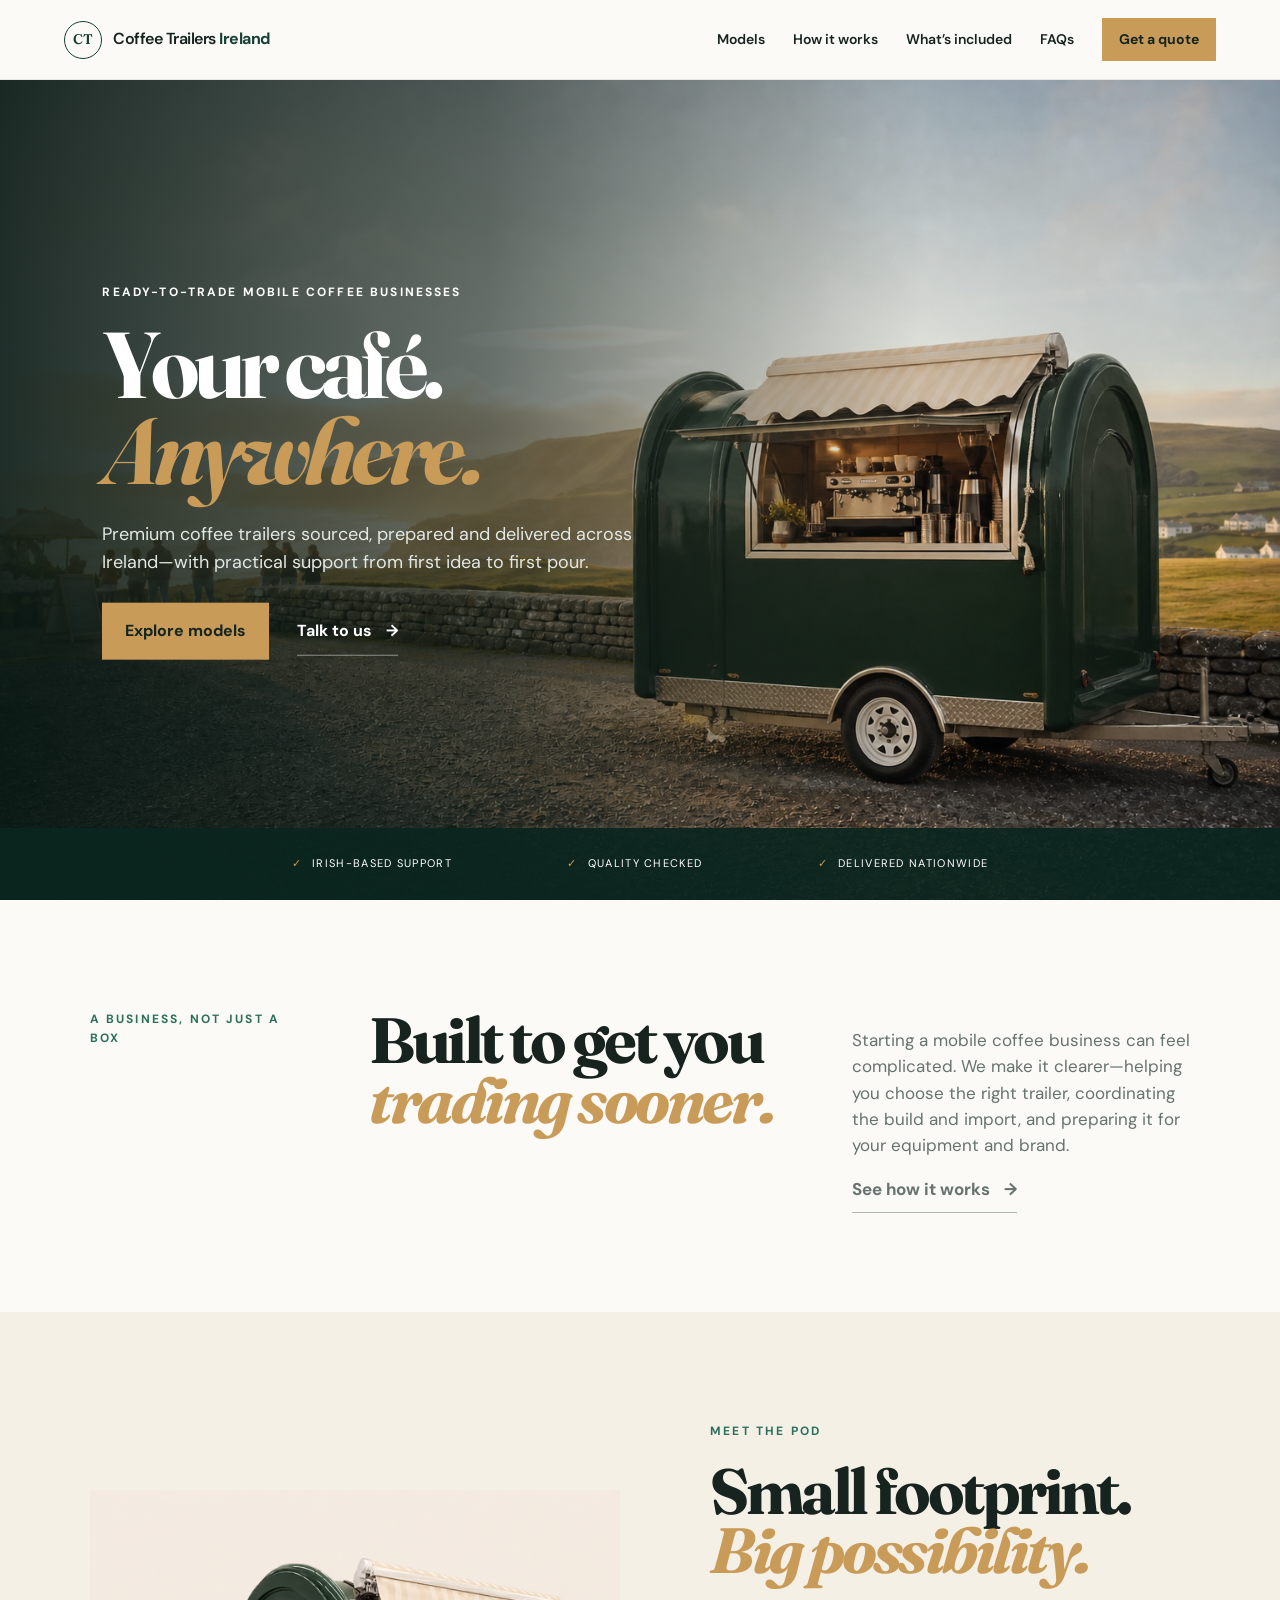
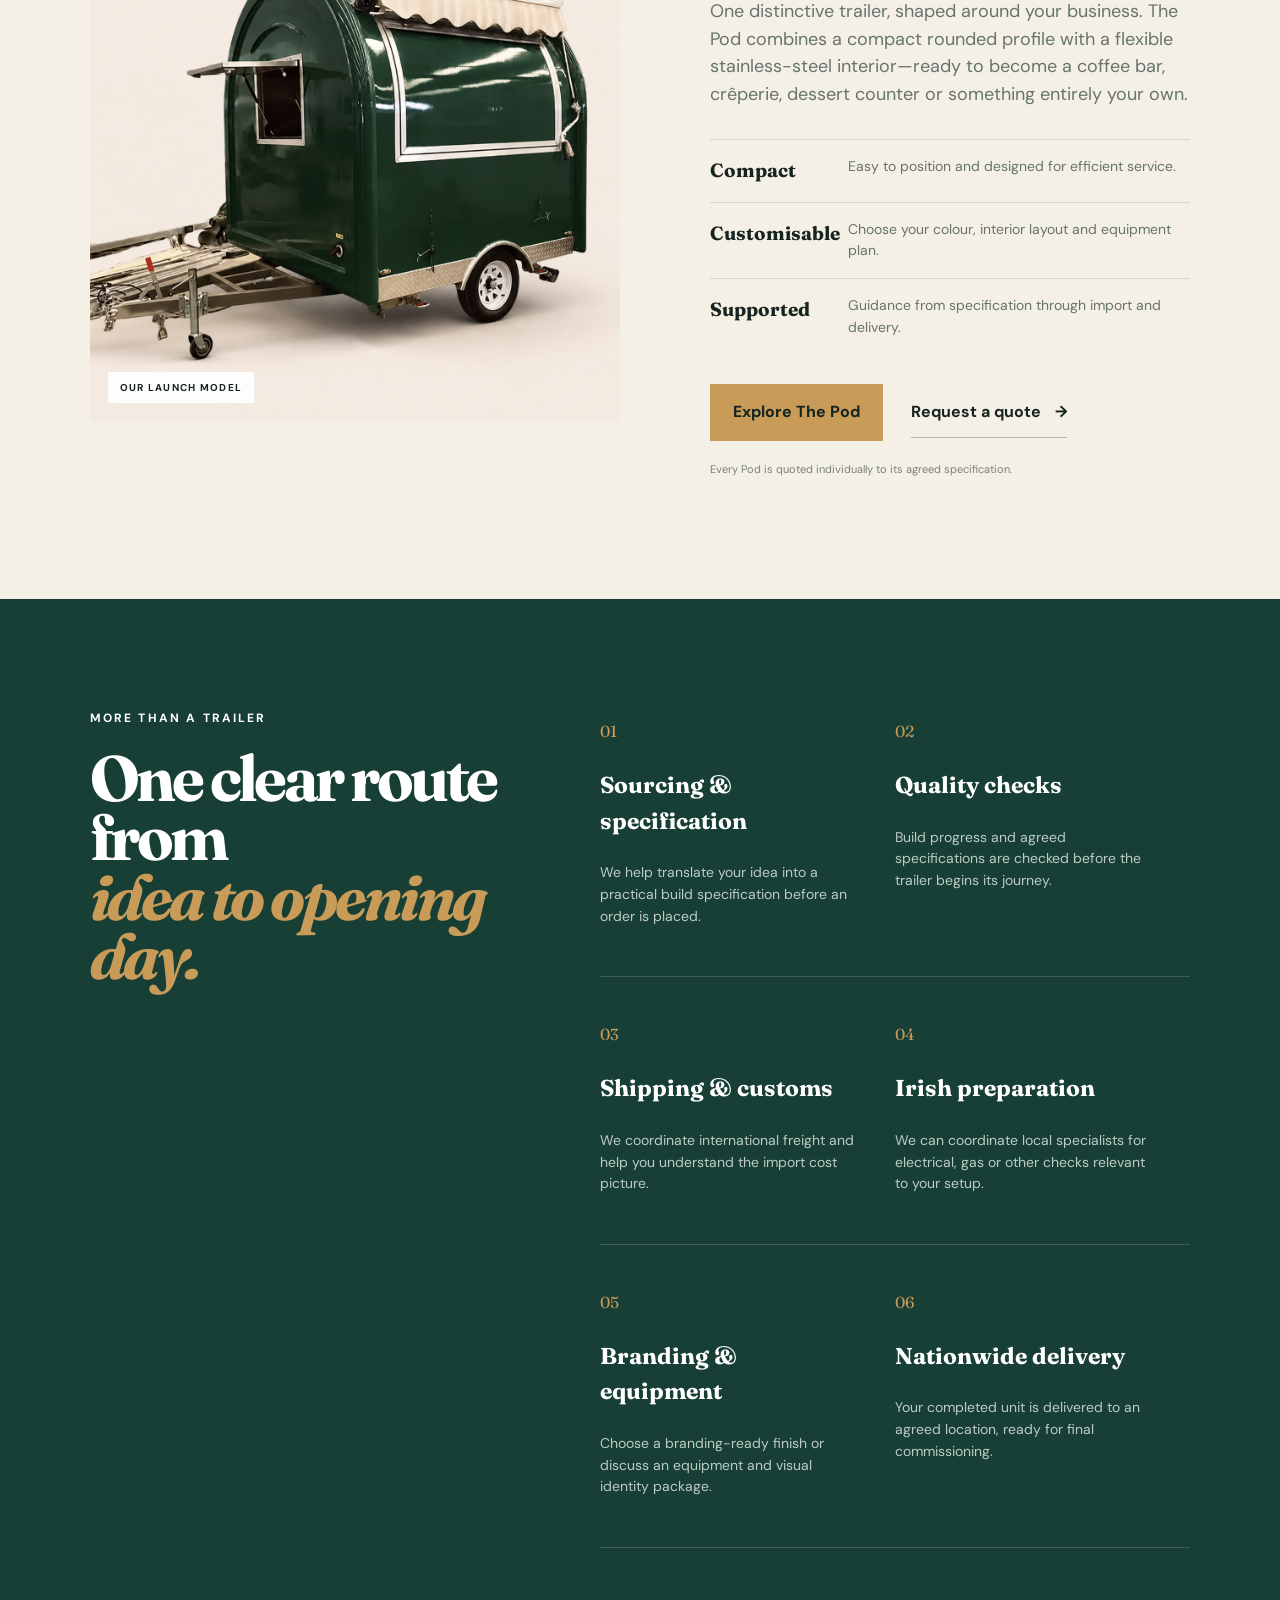
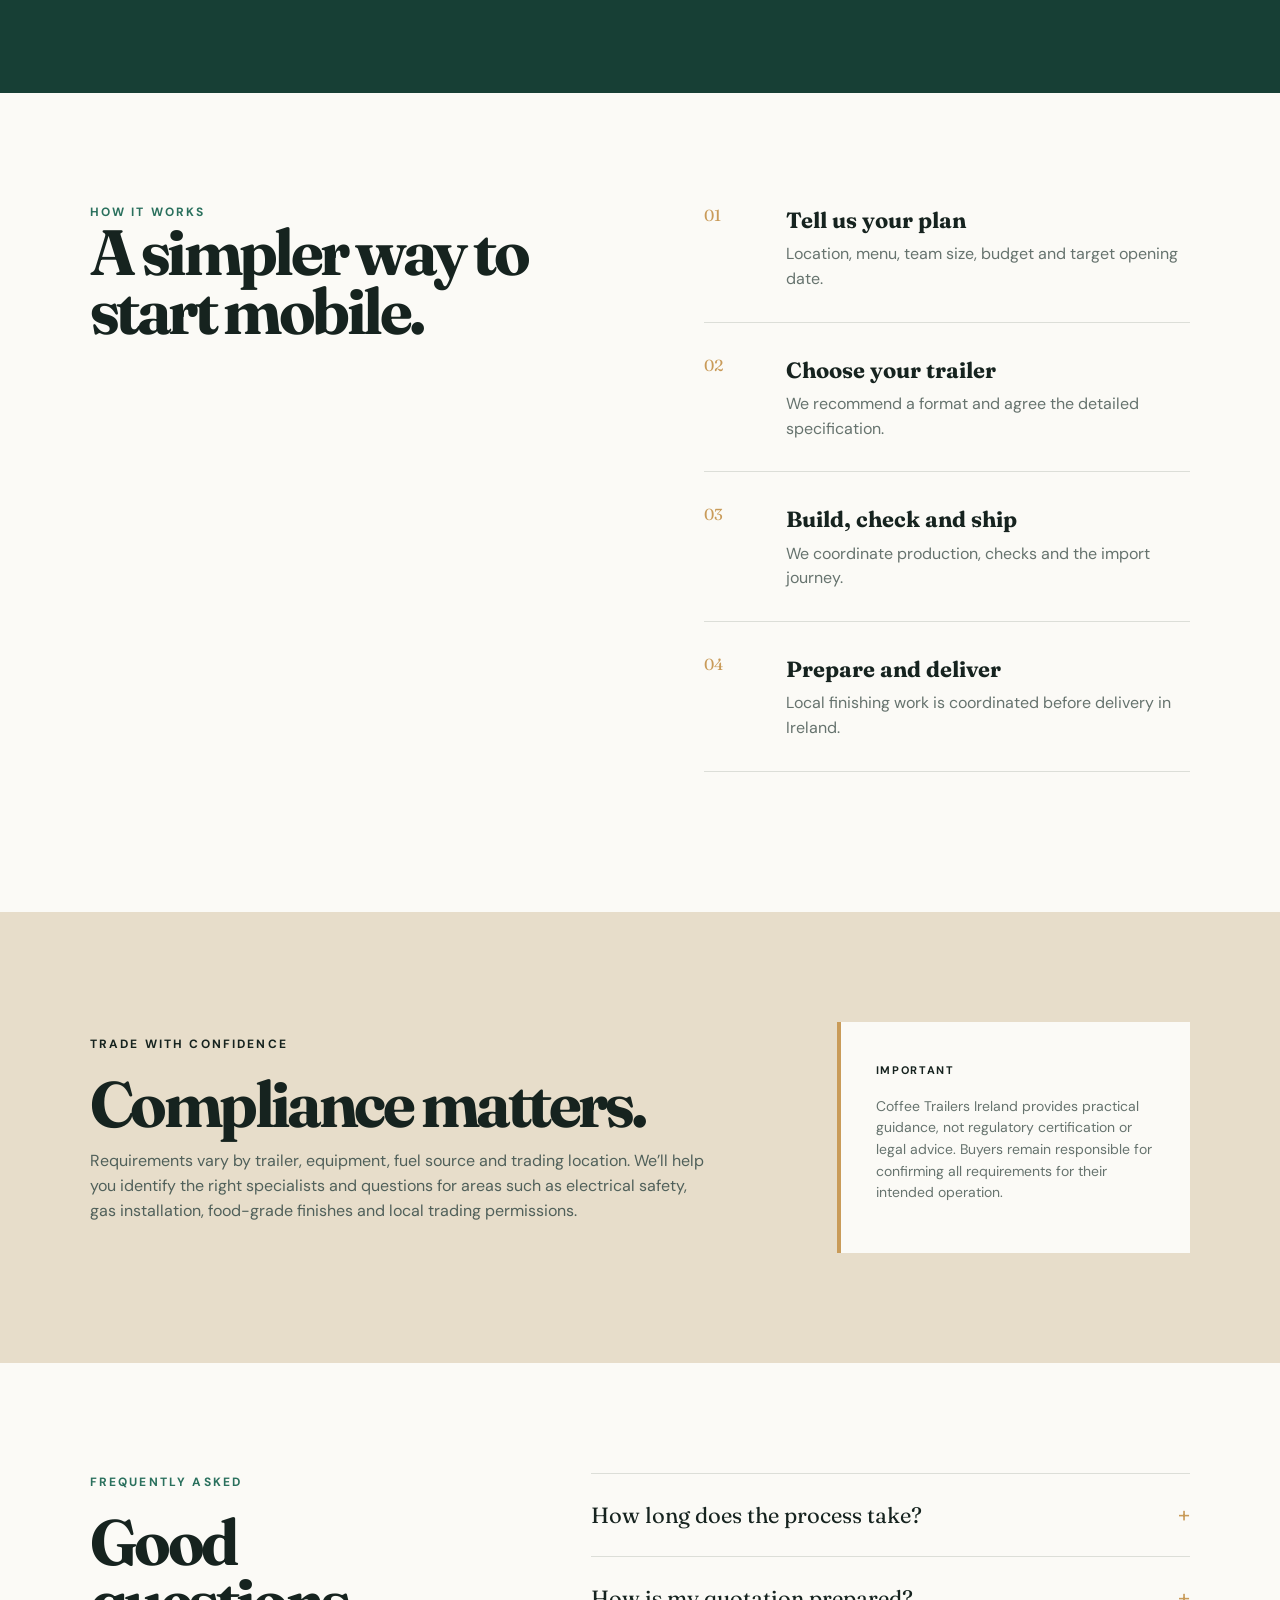
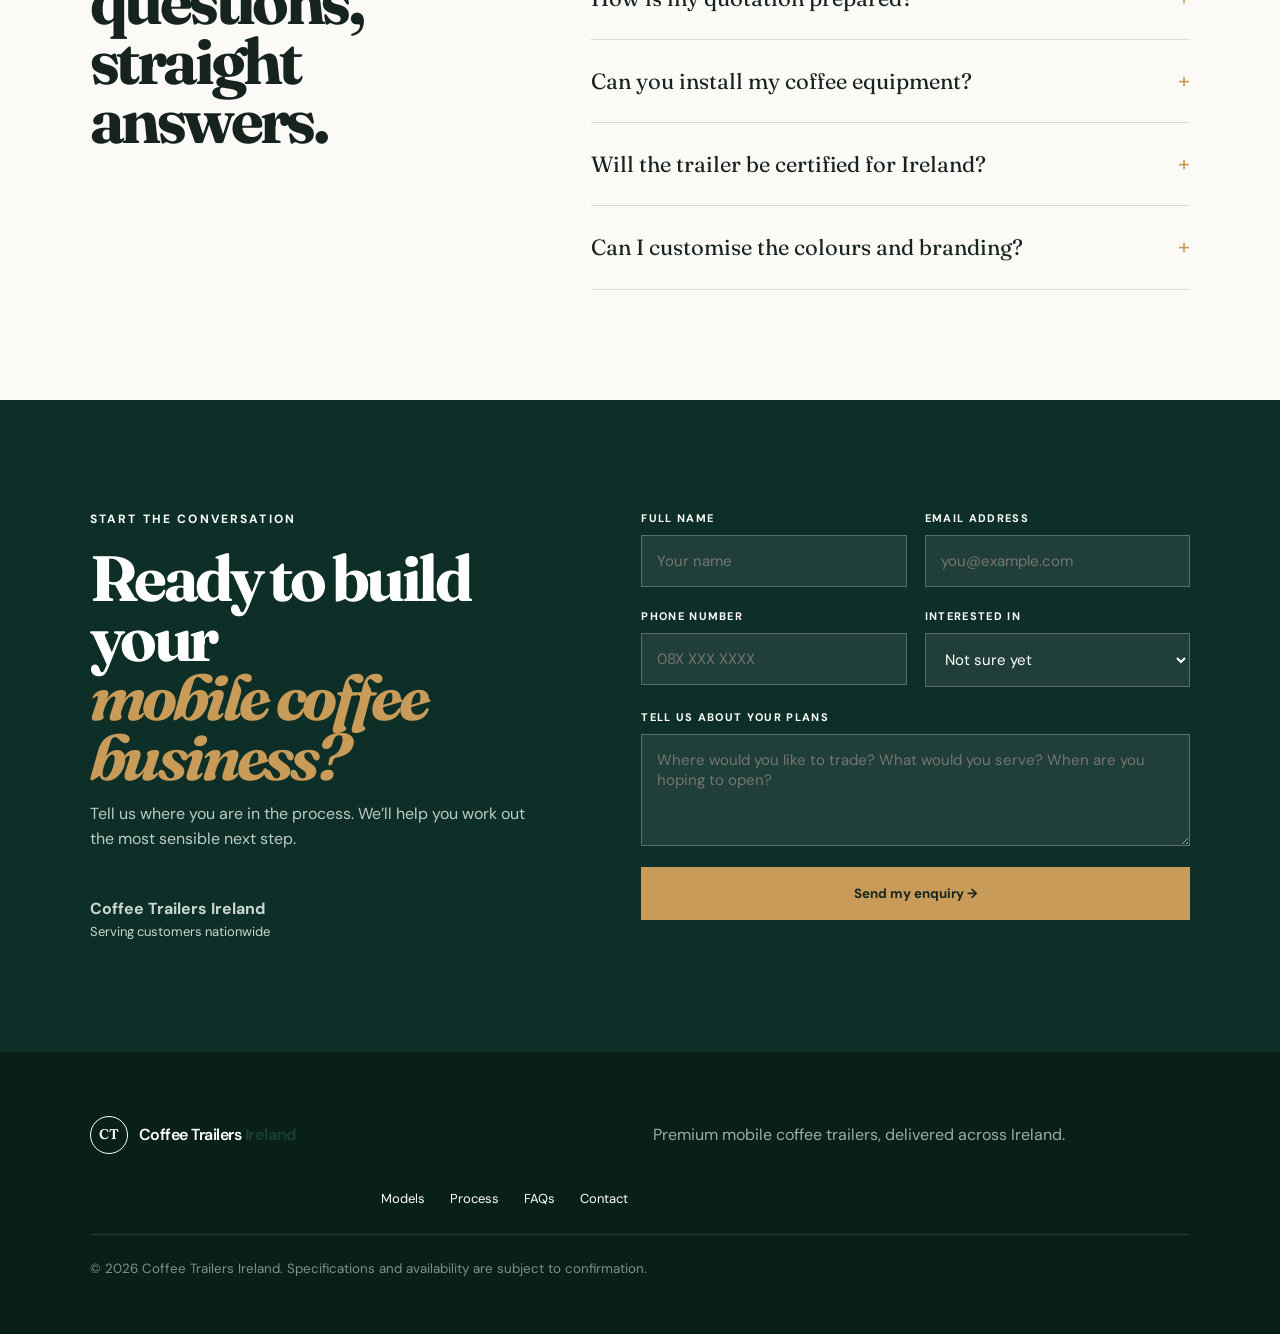
<file: index.html>
<!doctype html>
<html lang="en">
<head>
  <meta charset="utf-8">
  <meta name="viewport" content="width=device-width,initial-scale=1">
  <meta name="description" content="Premium coffee trailers sourced, prepared and delivered across Ireland.">
  <title>Coffee Trailers Ireland — Your café. Anywhere.</title>
  <link rel="preconnect" href="https://fonts.googleapis.com">
  <link rel="preconnect" href="https://fonts.gstatic.com" crossorigin>
  <link href="https://fonts.googleapis.com/css2?family=DM+Sans:wght@400;500;600;700&family=Fraunces:opsz,wght@9..144,600&display=swap" rel="stylesheet">
  <link rel="stylesheet" href="styles.css">
  <link rel="stylesheet" href="pod.css">
</head>
<body>
  <header class="site-header">
    <a class="brand" href="#top" aria-label="Coffee Trailers Ireland home">
      <span class="brand-mark">CT</span><span>Coffee Trailers <b>Ireland</b></span>
    </a>
    <button class="menu" aria-expanded="false" aria-controls="nav">Menu</button>
    <nav id="nav" aria-label="Main navigation">
      <a href="models.html">Models</a><a href="#process">How it works</a><a href="#included">What’s included</a><a href="#faq">FAQs</a>
      <a class="button button-small" href="#enquire">Get a quote</a>
    </nav>
  </header>

  <main id="top">
    <section class="hero">
      <img src="assets/hero-ld-r200.png" alt="Forest-green LD-R200 Pod coffee trailer on the Irish coast">
      <div class="hero-shade"></div>
      <div class="hero-copy">
        <p class="eyebrow">READY-TO-TRADE MOBILE COFFEE BUSINESSES</p>
        <h1>Your café.<br><em>Anywhere.</em></h1>
        <p>Premium coffee trailers sourced, prepared and delivered across Ireland—with practical support from first idea to first pour.</p>
        <div class="actions"><a class="button" href="models.html">Explore models</a><a class="text-link" href="#enquire">Talk to us <span>→</span></a></div>
      </div>
      <div class="trust-strip"><span>Irish-based support</span><span>Quality checked</span><span>Delivered nationwide</span></div>
    </section>

    <section class="intro section-pad">
      <p class="eyebrow green">A BUSINESS, NOT JUST A BOX</p>
      <div><h2>Built to get you<br><em>trading sooner.</em></h2></div>
      <div><p>Starting a mobile coffee business can feel complicated. We make it clearer—helping you choose the right trailer, coordinating the build and import, and preparing it for your equipment and brand.</p><a class="text-link dark" href="#process">See how it works <span>→</span></a></div>
    </section>

    <section id="trailers" class="pod-spotlight section-pad">
      <div class="pod-image"><img src="assets/ld-r200/ld-r200-hero.png" alt="The Pod compact rounded coffee trailer in forest green"><span>Our launch model</span></div>
      <article class="pod-copy"><p class="eyebrow green">MEET THE POD</p><h2>Small footprint.<br><em>Big possibility.</em></h2><p class="pod-lead">One distinctive trailer, shaped around your business. The Pod combines a compact rounded profile with a flexible stainless-steel interior—ready to become a coffee bar, crêperie, dessert counter or something entirely your own.</p><div class="pod-points"><div><b>Compact</b><span>Easy to position and designed for efficient service.</span></div><div><b>Customisable</b><span>Choose your colour, interior layout and equipment plan.</span></div><div><b>Supported</b><span>Guidance from specification through import and delivery.</span></div></div><div class="actions"><a class="button" href="models.html">Explore The Pod</a><a class="text-link dark" href="#enquire">Request a quote <span>→</span></a></div><p class="fineprint">Every Pod is quoted individually to its agreed specification.</p></article>
    </section>

    <section id="included" class="included section-pad">
      <div class="included-title"><p class="eyebrow">MORE THAN A TRAILER</p><h2>One clear route from<br><em>idea to opening day.</em></h2></div>
      <div class="included-grid">
        <article><span>01</span><h3>Sourcing & specification</h3><p>We help translate your idea into a practical build specification before an order is placed.</p></article>
        <article><span>02</span><h3>Quality checks</h3><p>Build progress and agreed specifications are checked before the trailer begins its journey.</p></article>
        <article><span>03</span><h3>Shipping & customs</h3><p>We coordinate international freight and help you understand the import cost picture.</p></article>
        <article><span>04</span><h3>Irish preparation</h3><p>We can coordinate local specialists for electrical, gas or other checks relevant to your setup.</p></article>
        <article><span>05</span><h3>Branding & equipment</h3><p>Choose a branding-ready finish or discuss an equipment and visual identity package.</p></article>
        <article><span>06</span><h3>Nationwide delivery</h3><p>Your completed unit is delivered to an agreed location, ready for final commissioning.</p></article>
      </div>
    </section>

    <section id="process" class="process section-pad">
      <div><p class="eyebrow green">HOW IT WORKS</p><h2>A simpler way to<br>start mobile.</h2></div>
      <ol><li><span>01</span><div><h3>Tell us your plan</h3><p>Location, menu, team size, budget and target opening date.</p></div></li><li><span>02</span><div><h3>Choose your trailer</h3><p>We recommend a format and agree the detailed specification.</p></div></li><li><span>03</span><div><h3>Build, check and ship</h3><p>We coordinate production, checks and the import journey.</p></div></li><li><span>04</span><div><h3>Prepare and deliver</h3><p>Local finishing work is coordinated before delivery in Ireland.</p></div></li></ol>
    </section>

    <section class="compliance section-pad"><div><p class="eyebrow">TRADE WITH CONFIDENCE</p><h2>Compliance matters.</h2><p>Requirements vary by trailer, equipment, fuel source and trading location. We’ll help you identify the right specialists and questions for areas such as electrical safety, gas installation, food-grade finishes and local trading permissions.</p></div><aside><strong>Important</strong><p>Coffee Trailers Ireland provides practical guidance, not regulatory certification or legal advice. Buyers remain responsible for confirming all requirements for their intended operation.</p></aside></section>

    <section id="faq" class="faq section-pad"><div><p class="eyebrow green">FREQUENTLY ASKED</p><h2>Good questions,<br>straight answers.</h2></div><div class="accordion">
      <details><summary>How long does the process take?<span>+</span></summary><p>Timelines depend on the chosen build and shipping conditions. We’ll provide an estimated programme with your quotation and update you throughout.</p></details>
      <details><summary>How is my quotation prepared?<span>+</span></summary><p>We quote each project individually based on the trailer model, build specification, equipment, finish, shipping, import costs and Irish delivery.</p></details>
      <details><summary>Can you install my coffee equipment?<span>+</span></summary><p>We can plan the trailer around your equipment and coordinate suitable local installers. Equipment can be customer-supplied or included by agreement.</p></details>
      <details><summary>Will the trailer be certified for Ireland?<span>+</span></summary><p>There is no single certificate covering every mobile coffee business. The checks required depend on the trailer and equipment. We can coordinate relevant specialists, while you confirm food-business and local trading requirements.</p></details>
      <details><summary>Can I customise the colours and branding?<span>+</span></summary><p>Yes. Colour, counter finishes, layout and branding can be discussed during specification, subject to manufacturing feasibility and final cost.</p></details>
    </div></section>

    <section id="enquire" class="enquire section-pad">
      <div><p class="eyebrow">START THE CONVERSATION</p><h2>Ready to build your<br><em>mobile coffee business?</em></h2><p>Tell us where you are in the process. We’ll help you work out the most sensible next step.</p><div class="contact-note"><b>Coffee Trailers Ireland</b><span>Serving customers nationwide</span></div></div>
      <form id="enquiry-form"><label>Full name<input name="name" required placeholder="Your name"></label><label>Email address<input type="email" name="email" required placeholder="you@example.com"></label><label>Phone number<input type="tel" name="phone" placeholder="08X XXX XXXX"></label><label>Interested in<select name="model"><option>Not sure yet</option><option>The Starter</option><option>The Barista</option><option>The Roastery</option></select></label><label class="full">Tell us about your plans<textarea name="message" rows="4" placeholder="Where would you like to trade? What would you serve? When are you hoping to open?"></textarea></label><button class="button full" type="submit">Send my enquiry →</button><p class="form-status full" role="status"></p></form>
    </section>
  </main>

  <footer><a class="brand" href="#top"><span class="brand-mark">CT</span><span>Coffee Trailers <b>Ireland</b></span></a><p>Premium mobile coffee trailers, delivered across Ireland.</p><div><a href="models.html">Models</a><a href="#process">Process</a><a href="#faq">FAQs</a><a href="#enquire">Contact</a></div><small>© 2026 Coffee Trailers Ireland. Specifications and availability are subject to confirmation.</small></footer>
  <script src="script.js"></script>
</body>
</html>
</file>
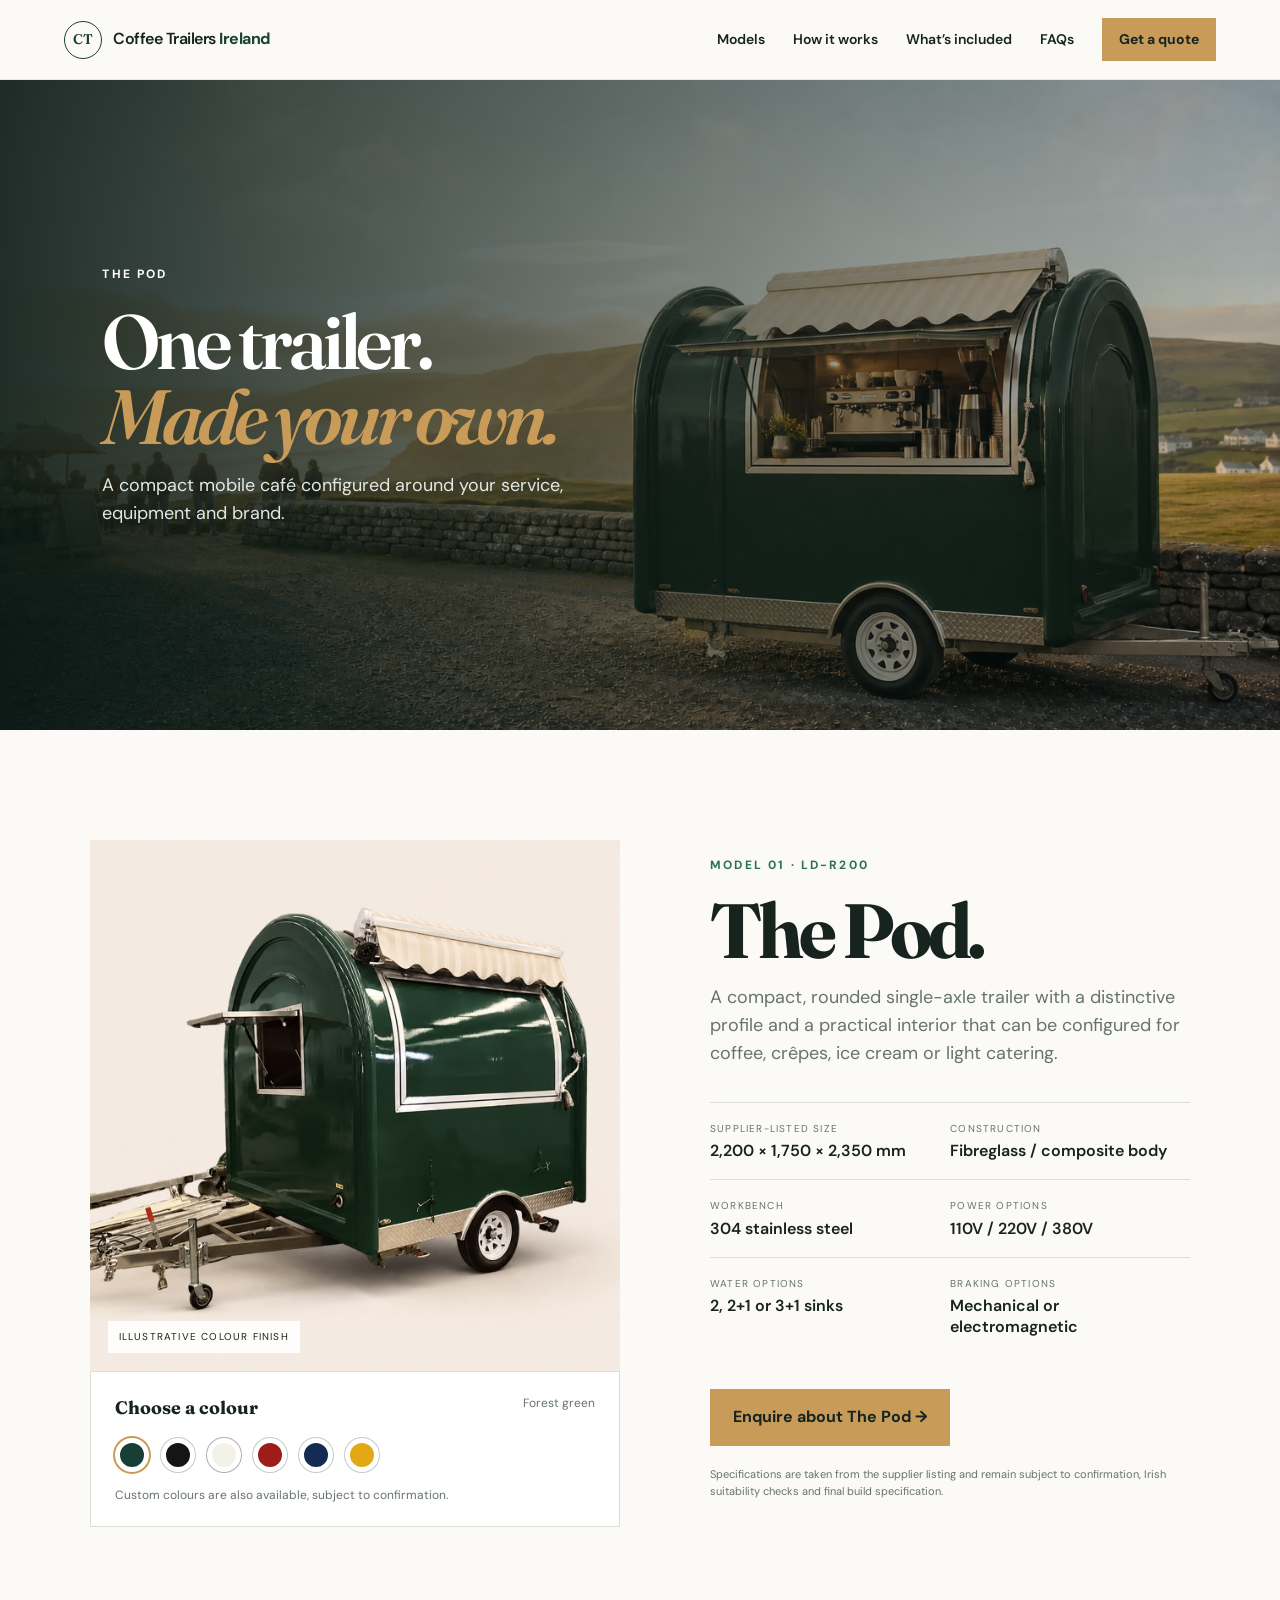
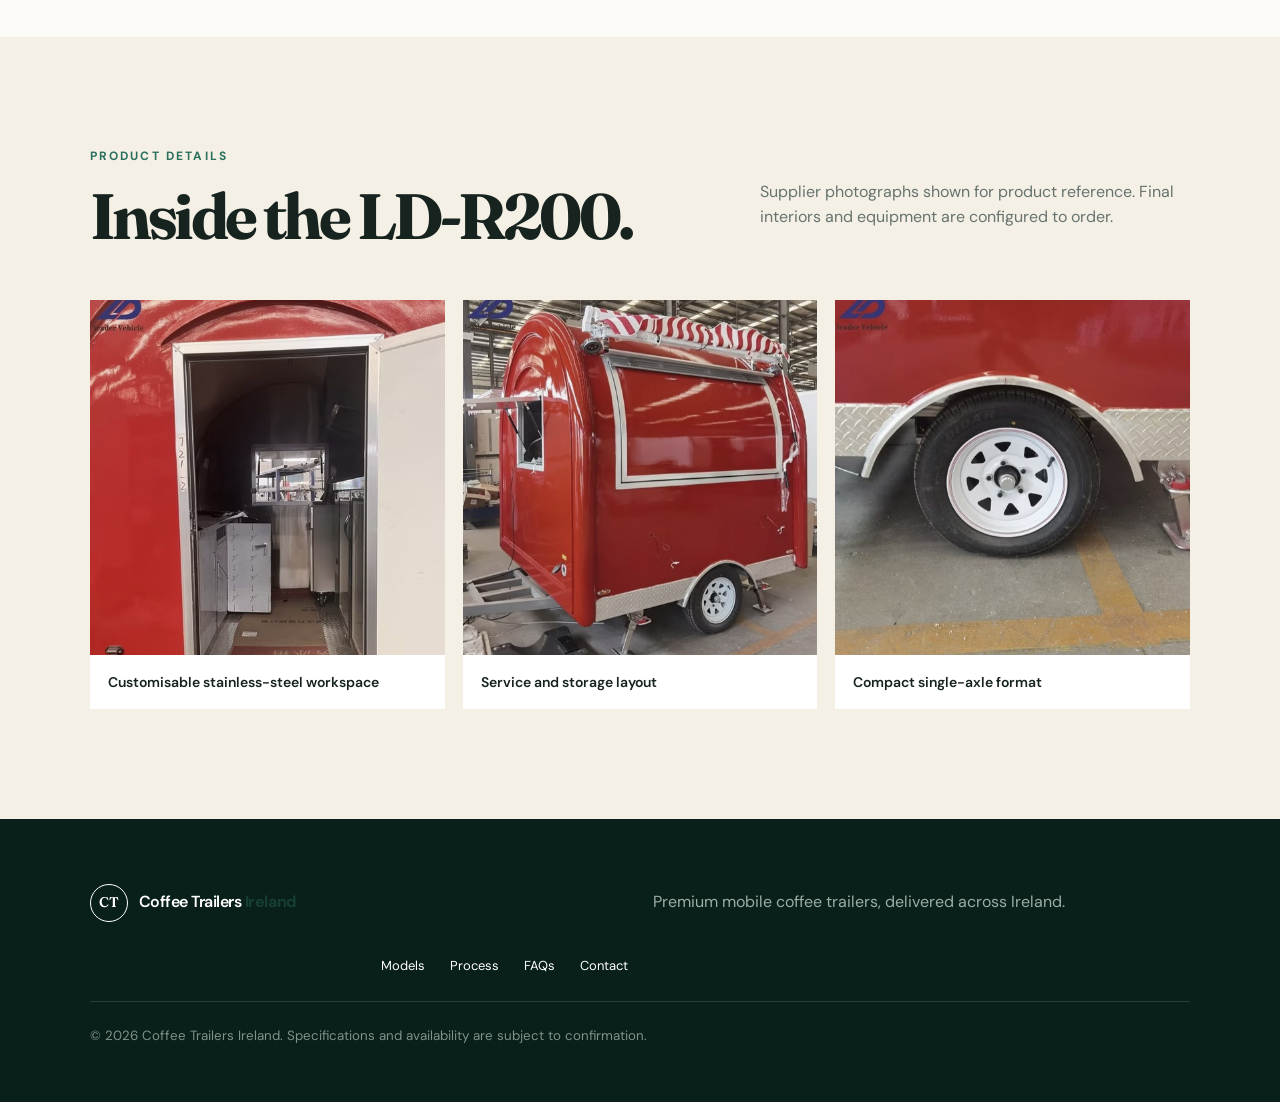
<file: models.html>
<!doctype html>
<html lang="en">
<head>
  <meta charset="utf-8"><meta name="viewport" content="width=device-width,initial-scale=1">
  <meta name="description" content="Explore the Coffee Trailers Ireland model range.">
  <title>Trailer Models — Coffee Trailers Ireland</title>
  <link rel="preconnect" href="https://fonts.googleapis.com"><link rel="preconnect" href="https://fonts.gstatic.com" crossorigin>
  <link href="https://fonts.googleapis.com/css2?family=DM+Sans:wght@400;500;600;700&family=Fraunces:opsz,wght@9..144,600&display=swap" rel="stylesheet">
  <link rel="stylesheet" href="styles.css"><link rel="stylesheet" href="models.css">
</head>
<body>
  <header class="site-header"><a class="brand" href="index.html"><span class="brand-mark">CT</span><span>Coffee Trailers <b>Ireland</b></span></a><button class="menu" aria-expanded="false" aria-controls="nav">Menu</button><nav id="nav"><a href="models.html">Models</a><a href="index.html#process">How it works</a><a href="index.html#included">What’s included</a><a href="index.html#faq">FAQs</a><a class="button button-small" href="index.html#enquire">Get a quote</a></nav></header>
  <main>
    <section class="models-hero"><img src="assets/hero-ld-r200.png" alt="Forest-green LD-R200 Pod coffee trailer in an Irish coastal setting"><div></div><article><p class="eyebrow">THE POD</p><h1>One trailer.<br><em>Made your own.</em></h1><p>A compact mobile café configured around your service, equipment and brand.</p></article></section>
    <section class="model-showcase section-pad">
      <div><div class="model-photo"><img id="colour-preview" src="assets/ld-r200/ld-r200-hero.png" alt="LD-R200 rounded single-axle catering trailer in forest green"><span>Illustrative colour finish</span></div><div class="colour-picker"><div><b>Choose a colour</b><span id="colour-name">Forest green</span></div><div class="swatches" aria-label="Trailer colour options"><button class="swatch active" style="--swatch:#173f35" data-colour="Forest green" data-image="assets/ld-r200/ld-r200-hero.png" aria-label="Forest green"></button><button class="swatch" style="--swatch:#151515" data-colour="Black" data-image="assets/ld-r200/ld-r200-black.png" aria-label="Black"></button><button class="swatch light" style="--swatch:#f4f1e8" data-colour="White" data-image="assets/ld-r200/ld-r200-white.png" aria-label="White"></button><button class="swatch" style="--swatch:#9e1d19" data-colour="Heritage red" data-image="assets/ld-r200/ld-r200-red.png" aria-label="Heritage red"></button><button class="swatch" style="--swatch:#142b52" data-colour="Navy blue" data-image="assets/ld-r200/ld-r200-blue.png" aria-label="Navy blue"></button><button class="swatch" style="--swatch:#e2a914" data-colour="Mustard yellow" data-image="assets/ld-r200/ld-r200-yellow.png" aria-label="Mustard yellow"></button></div><small>Custom colours are also available, subject to confirmation.</small></div></div>
      <article class="model-copy"><p class="eyebrow green">MODEL 01 · LD-R200</p><h2>The Pod.</h2><p class="model-lead">A compact, rounded single-axle trailer with a distinctive profile and a practical interior that can be configured for coffee, crêpes, ice cream or light catering.</p><div class="spec-grid"><div><span>Supplier-listed size</span><b>2,200 × 1,750 × 2,350 mm</b></div><div><span>Construction</span><b>Fibreglass / composite body</b></div><div><span>Workbench</span><b>304 stainless steel</b></div><div><span>Power options</span><b>110V / 220V / 380V</b></div><div><span>Water options</span><b>2, 2+1 or 3+1 sinks</b></div><div><span>Braking options</span><b>Mechanical or electromagnetic</b></div></div><a class="button" href="index.html#enquire">Enquire about The Pod →</a><p class="supplier-note">Specifications are taken from the supplier listing and remain subject to confirmation, Irish suitability checks and final build specification.</p></article>
    </section>
    <section class="model-gallery section-pad"><div class="section-head"><div><p class="eyebrow green">PRODUCT DETAILS</p><h2>Inside the LD-R200.</h2></div><p>Supplier photographs shown for product reference. Final interiors and equipment are configured to order.</p></div><div class="gallery-grid"><figure><img src="assets/ld-r200/ld-r200-2.jpg" alt="LD-R200 stainless-steel interior"><figcaption>Customisable stainless-steel workspace</figcaption></figure><figure><img src="assets/ld-r200/ld-r200-4.jpg" alt="LD-R200 interior service layout"><figcaption>Service and storage layout</figcaption></figure><figure><img src="assets/ld-r200/ld-r200-5.jpg" alt="LD-R200 rear and chassis detail"><figcaption>Compact single-axle format</figcaption></figure></div></section>
  </main>
  <footer><a class="brand" href="index.html"><span class="brand-mark">CT</span><span>Coffee Trailers <b>Ireland</b></span></a><p>Premium mobile coffee trailers, delivered across Ireland.</p><div><a href="models.html">Models</a><a href="index.html#process">Process</a><a href="index.html#faq">FAQs</a><a href="index.html#enquire">Contact</a></div><small>© 2026 Coffee Trailers Ireland. Specifications and availability are subject to confirmation.</small></footer>
  <script src="script.js"></script>
</body></html>
</file>
<file: styles.css>
:root{--green:#173f35;--green2:#0d2f27;--cream:#f5f0e5;--paper:#fbfaf6;--ink:#16231f;--muted:#66736e;--gold:#c99b59;--line:#dcded8;--serif:'Fraunces',Georgia,serif;--sans:'DM Sans',Arial,sans-serif}*{box-sizing:border-box}html{scroll-behavior:smooth}body{margin:0;background:var(--paper);color:var(--ink);font-family:var(--sans);line-height:1.55}a{color:inherit;text-decoration:none}.site-header{height:80px;padding:0 clamp(24px,5vw,72px);display:flex;align-items:center;justify-content:space-between;background:rgba(251,250,246,.96);position:sticky;top:0;z-index:20;border-bottom:1px solid rgba(0,0,0,.08)}.brand{display:flex;align-items:center;gap:11px;font-weight:600;letter-spacing:-.03em}.brand b{color:var(--green)}.brand-mark{width:38px;height:38px;display:grid;place-items:center;border:1px solid var(--green);border-radius:50%;font-family:var(--serif);font-size:14px;color:var(--green)}nav{display:flex;align-items:center;gap:28px;font-size:14px;font-weight:600}nav>a:not(.button):hover{color:var(--gold)}.menu{display:none}.button{background:var(--gold);color:#14241f;border:0;padding:16px 23px;font-weight:700;font-family:inherit;display:inline-flex;align-items:center;justify-content:center;cursor:pointer}.button:hover{background:#deb16f}.button-small{padding:11px 17px}.hero{height:calc(100vh - 80px);min-height:680px;position:relative;overflow:hidden;color:#fff}.hero>img{position:absolute;width:100%;height:100%;object-fit:cover}.hero-shade{position:absolute;inset:0;background:linear-gradient(90deg,rgba(8,24,20,.9) 0%,rgba(8,24,20,.6) 38%,rgba(8,24,20,.05) 72%)}.hero-copy{position:absolute;left:clamp(24px,8vw,120px);top:50%;transform:translateY(-55%);max-width:630px}.eyebrow{font-size:12px;font-weight:700;letter-spacing:.18em;margin:0 0 20px}.eyebrow.green{color:#2a705d}.hero h1,.section-pad h2{font-family:var(--serif);font-size:clamp(52px,7.3vw,106px);line-height:.93;letter-spacing:-.055em;margin:0}.hero h1 em,.section-pad h2 em{color:var(--gold);font-style:italic}.hero-copy>p:not(.eyebrow){font-size:18px;max-width:540px;color:#e2e8e4;margin:26px 0}.actions{display:flex;align-items:center;gap:28px}.text-link{font-weight:700;border-bottom:1px solid rgba(255,255,255,.45);padding:12px 0}.text-link span{margin-left:10px}.text-link.dark{border-color:#aeb8b3}.trust-strip{position:absolute;bottom:0;left:0;right:0;background:rgba(10,37,31,.92);height:72px;display:flex;align-items:center;justify-content:center;gap:9vw;text-transform:uppercase;letter-spacing:.12em;font-size:11px}.trust-strip span:before{content:'✓';color:var(--gold);margin-right:10px}.section-pad{padding:110px clamp(24px,7vw,105px)}.intro{display:grid;grid-template-columns:.6fr 1.2fr 1fr;gap:6vw;align-items:start}.intro h2{font-size:clamp(46px,5vw,74px)}.intro>div:last-child{max-width:480px;font-size:17px;color:var(--muted)}.trailers{background:var(--cream)}.section-head{display:flex;justify-content:space-between;align-items:end;margin-bottom:55px}.section-head h2{font-size:clamp(42px,4.8vw,70px)}.section-head>p{max-width:430px;color:var(--muted)}.cards{display:grid;grid-template-columns:repeat(3,1fr);gap:18px}.product-card{background:#fff;padding:38px;min-height:580px;display:flex;flex-direction:column;position:relative;border:1px solid #e1dfd7}.product-card.featured{border-top:4px solid var(--gold)}.product-card.dark-card{background:var(--green);color:white}.number{font-family:var(--serif);font-size:14px;color:var(--gold);margin-bottom:55px}.tag{position:absolute;right:24px;top:24px;background:#e8dac4;padding:7px 11px;font-size:10px;text-transform:uppercase;font-weight:700;letter-spacing:.12em}.product-card h3{font-family:var(--serif);font-size:38px;margin:0;letter-spacing:-.04em}.subtitle{text-transform:uppercase;letter-spacing:.12em;font-size:11px;color:var(--gold);font-weight:700}.product-card>p:not(.subtitle){color:var(--muted)}.dark-card>p:not(.subtitle){color:#c9d6d1}.product-card ul{padding:0;list-style:none;margin:20px 0}.product-card li{padding:8px 0;border-bottom:1px solid rgba(100,100,100,.17);font-size:14px}.product-card li:before{content:'✓';color:var(--gold);margin-right:9px}.price{margin-top:auto;display:flex;flex-direction:column;border-top:1px solid rgba(100,100,100,.2);padding-top:22px}.price span{font-size:11px;color:var(--muted)}.price strong{font-family:var(--serif);font-size:33px}.choose{margin-top:20px;background:none;border:0;border-bottom:1px solid currentColor;padding:10px 0;text-align:left;color:inherit;font:600 13px var(--sans);cursor:pointer}.fineprint{font-size:11px;color:#77817c;margin-top:25px}.included{background:var(--green);color:#fff;display:grid;grid-template-columns:.9fr 1.3fr;gap:8vw}.included h2{font-size:clamp(46px,5vw,76px)}.included-grid{display:grid;grid-template-columns:1fr 1fr}.included-grid article{padding:10px 32px 35px 0;border-bottom:1px solid rgba(255,255,255,.16);margin-bottom:35px}.included-grid span{color:var(--gold);font-family:var(--serif)}.included-grid h3{font-family:var(--serif);font-size:23px}.included-grid p{color:#bdcbc6;font-size:14px}.process{display:grid;grid-template-columns:1fr 1fr;gap:10vw}.process h2{font-size:clamp(46px,5vw,76px)}.process ol{list-style:none;padding:0;margin:0}.process li{display:grid;grid-template-columns:60px 1fr;gap:22px;padding:0 0 30px;margin-bottom:30px;border-bottom:1px solid var(--line)}.process li>span{color:var(--gold);font-family:var(--serif)}.process h3{margin:0 0 5px;font-size:22px;font-family:var(--serif)}.process p{margin:0;color:var(--muted)}.compliance{background:#e7ddca;display:grid;grid-template-columns:1.4fr .8fr;gap:10vw;align-items:center}.compliance h2{font-size:clamp(42px,5vw,72px)}.compliance>div>p:last-child{max-width:700px;color:#50605a}.compliance aside{background:var(--paper);padding:35px;border-left:4px solid var(--gold)}.compliance aside strong{text-transform:uppercase;font-size:11px;letter-spacing:.15em}.compliance aside p{font-size:14px;color:var(--muted)}.faq{display:grid;grid-template-columns:.8fr 1.2fr;gap:8vw}.faq h2{font-size:clamp(45px,5vw,73px)}details{border-top:1px solid var(--line)}details:last-child{border-bottom:1px solid var(--line)}summary{font-family:var(--serif);font-size:22px;padding:24px 0;display:flex;justify-content:space-between;cursor:pointer;list-style:none}summary span{color:var(--gold);font-family:var(--sans)}details[open] summary span{transform:rotate(45deg)}details p{color:var(--muted);padding:0 35px 24px 0;margin:0}.enquire{background:var(--green2);color:white;display:grid;grid-template-columns:.9fr 1.1fr;gap:8vw}.enquire h2{font-size:clamp(46px,5vw,76px)}.enquire>div>p:not(.eyebrow){color:#bdcbc6;max-width:480px}.contact-note{display:flex;flex-direction:column;margin-top:45px;color:#cbd7d3}.contact-note span{font-size:13px}form{display:grid;grid-template-columns:1fr 1fr;gap:18px}label{font-size:11px;text-transform:uppercase;letter-spacing:.12em;font-weight:700}input,select,textarea{display:block;width:100%;margin-top:8px;background:rgba(255,255,255,.08);border:1px solid rgba(255,255,255,.25);padding:15px;color:white;font:15px var(--sans);text-transform:none;letter-spacing:normal}select option{color:#111}textarea{resize:vertical}.full{grid-column:1/-1}.form-status{font-size:13px;color:#d8c299;margin:0}footer{padding:55px clamp(24px,7vw,105px);background:#091f1a;color:white;display:grid;grid-template-columns:1fr 1fr;gap:25px;align-items:center}footer .brand-mark{border-color:#fff;color:#fff}footer p{color:#9cadA6}footer>div{display:flex;justify-content:flex-end;gap:25px;font-size:13px}footer small{grid-column:1/-1;border-top:1px solid rgba(255,255,255,.12);padding-top:24px;color:#80918a}
@media(max-width:900px){nav{display:none;position:absolute;top:80px;left:0;right:0;background:var(--paper);padding:25px;flex-direction:column;align-items:stretch}nav.open{display:flex}.menu{display:block;background:none;border:1px solid var(--green);padding:9px 13px;color:var(--green)}.hero{min-height:650px}.hero>img{object-position:62% center}.hero-shade{background:linear-gradient(90deg,rgba(8,24,20,.9),rgba(8,24,20,.35))}.intro,.included,.process,.compliance,.faq,.enquire{grid-template-columns:1fr}.intro{gap:25px}.cards{grid-template-columns:1fr}.product-card{min-height:auto}.included-grid{grid-template-columns:1fr 1fr}.section-head{display:block}.section-pad{padding:80px 24px}.trust-strip{gap:4vw}.trust-strip span{font-size:9px}.faq{gap:40px}footer{grid-template-columns:1fr}footer>div{justify-content:flex-start}footer small{grid-column:1}}
@media(max-width:560px){.site-header{height:68px;padding:0 18px}.brand{font-size:14px}.brand-mark{width:34px;height:34px}.hero{height:calc(100svh - 68px);min-height:620px}.hero>img{object-position:68% center}.hero-shade{background:linear-gradient(90deg,rgba(8,24,20,.94),rgba(8,24,20,.42))}.hero-copy{left:20px;right:20px;top:44%}.hero h1{font-size:58px}.hero-copy>p:not(.eyebrow){font-size:16px}.actions{align-items:flex-start;flex-direction:column;gap:7px}.trust-strip span:nth-child(2){display:none}.intro,.section-head,.included-grid,form{grid-template-columns:1fr}.included-grid article{padding-right:0}.cards{gap:12px}.product-card{padding:28px}.number{margin-bottom:35px}.enquire{gap:48px}footer>div{flex-wrap:wrap}}
</file>
<file: pod.css>
.pod-spotlight{background:var(--cream);display:grid;grid-template-columns:1.05fr .95fr;gap:7vw;align-items:center}.pod-image{position:relative;background:#eee7da;overflow:hidden}.pod-image img{display:block;width:100%;aspect-ratio:1/1;object-fit:cover}.pod-image>span{position:absolute;left:18px;bottom:18px;background:rgba(255,255,255,.92);padding:8px 12px;font-size:10px;font-weight:700;letter-spacing:.13em;text-transform:uppercase}.pod-copy h2{font-size:clamp(48px,5vw,76px)}.pod-lead{font-size:18px;color:var(--muted);max-width:600px}.pod-points{margin:30px 0}.pod-points>div{display:grid;grid-template-columns:120px 1fr;gap:18px;padding:16px 0;border-top:1px solid #d8d5cb}.pod-points b{font-family:var(--serif);font-size:19px}.pod-points span{color:var(--muted);font-size:14px}.pod-copy .actions{margin-top:28px}.pod-copy .fineprint{margin-top:20px}@media(max-width:900px){.pod-spotlight{grid-template-columns:1fr}}@media(max-width:560px){.pod-points>div{grid-template-columns:1fr;gap:4px}.pod-copy .actions{align-items:flex-start}}
</file>
<file: models.css>
.models-hero{height:650px;position:relative;color:#fff;overflow:hidden}.models-hero>img{position:absolute;inset:0;width:100%;height:100%;object-fit:cover}.models-hero>div{position:absolute;inset:0;background:linear-gradient(90deg,rgba(8,24,20,.9),rgba(8,24,20,.2))}.models-hero article{position:absolute;left:clamp(24px,8vw,120px);top:50%;transform:translateY(-50%);max-width:680px}.models-hero h1{font:600 clamp(50px,6vw,88px)/.98 var(--serif);letter-spacing:-.055em;margin:0}.models-hero h1 em{color:var(--gold)}.models-hero article>p:last-child{font-size:18px;max-width:550px;color:#e2e8e4}.models-intro{text-align:center;max-width:1050px;margin:auto}.models-intro h2{font-size:clamp(44px,5vw,72px)}.models-intro>p:not(.eyebrow){max-width:720px;margin:25px auto 35px;color:var(--muted);font-size:17px}@media(max-width:560px){.models-hero{height:570px}.models-hero>img{object-position:66% center}.models-hero article{left:20px;right:20px}.models-hero h1{font-size:51px}}
.model-showcase{display:grid;grid-template-columns:1.05fr .95fr;gap:7vw;align-items:center}.model-photo{position:relative;background:#eee7da;overflow:hidden}.model-photo img{display:block;width:100%;aspect-ratio:1/1;object-fit:cover}.model-photo span{position:absolute;bottom:18px;left:18px;background:rgba(255,255,255,.9);padding:8px 11px;font-size:10px;letter-spacing:.12em;text-transform:uppercase}.model-copy h2{font-size:clamp(54px,6vw,86px)}.model-lead{font-size:18px;color:var(--muted);max-width:590px}.spec-grid{display:grid;grid-template-columns:1fr 1fr;margin:34px 0}.spec-grid div{padding:18px 18px 18px 0;border-top:1px solid var(--line);display:flex;flex-direction:column}.spec-grid span{font-size:10px;text-transform:uppercase;letter-spacing:.12em;color:var(--muted)}.spec-grid b{font:600 16px var(--sans);margin-top:4px}.supplier-note{font-size:11px;color:var(--muted);margin-top:20px}.model-gallery{background:var(--cream)}.model-gallery .section-head h2{font-size:clamp(42px,5vw,70px)}.gallery-grid{display:grid;grid-template-columns:repeat(3,1fr);gap:18px}.gallery-grid figure{margin:0;background:#fff;overflow:hidden}.gallery-grid img{display:block;width:100%;aspect-ratio:1/1;object-fit:cover;transform:scale(1.035);filter:saturate(.72) contrast(.96)}.gallery-grid figcaption{position:relative;background:#fff;padding:18px;font:600 14px var(--sans)}@media(max-width:900px){.model-showcase{grid-template-columns:1fr}.gallery-grid{grid-template-columns:1fr 1fr}}@media(max-width:560px){.models-hero{height:570px}.models-hero>img{object-position:66% center}.models-hero article{left:20px;right:20px}.models-hero h1{font-size:51px}.spec-grid,.gallery-grid{grid-template-columns:1fr}}
.colour-picker{background:#fff;border:1px solid var(--line);padding:22px 24px}.colour-picker>div:first-child{display:flex;justify-content:space-between;gap:15px;margin-bottom:16px}.colour-picker b{font-family:var(--serif);font-size:18px}.colour-picker span,.colour-picker small{color:var(--muted);font-size:12px}.swatches{display:flex;gap:12px;flex-wrap:wrap;margin-bottom:14px}.swatch{width:34px;height:34px;border-radius:50%;border:5px solid #fff;box-shadow:0 0 0 1px #c5cbc7;background:var(--swatch);cursor:pointer}.swatch.light{box-shadow:0 0 0 1px #aab2ad}.swatch.active{box-shadow:0 0 0 2px var(--gold)}#colour-preview{transition:opacity .18s ease}.colour-picker small{display:block}
</file>
